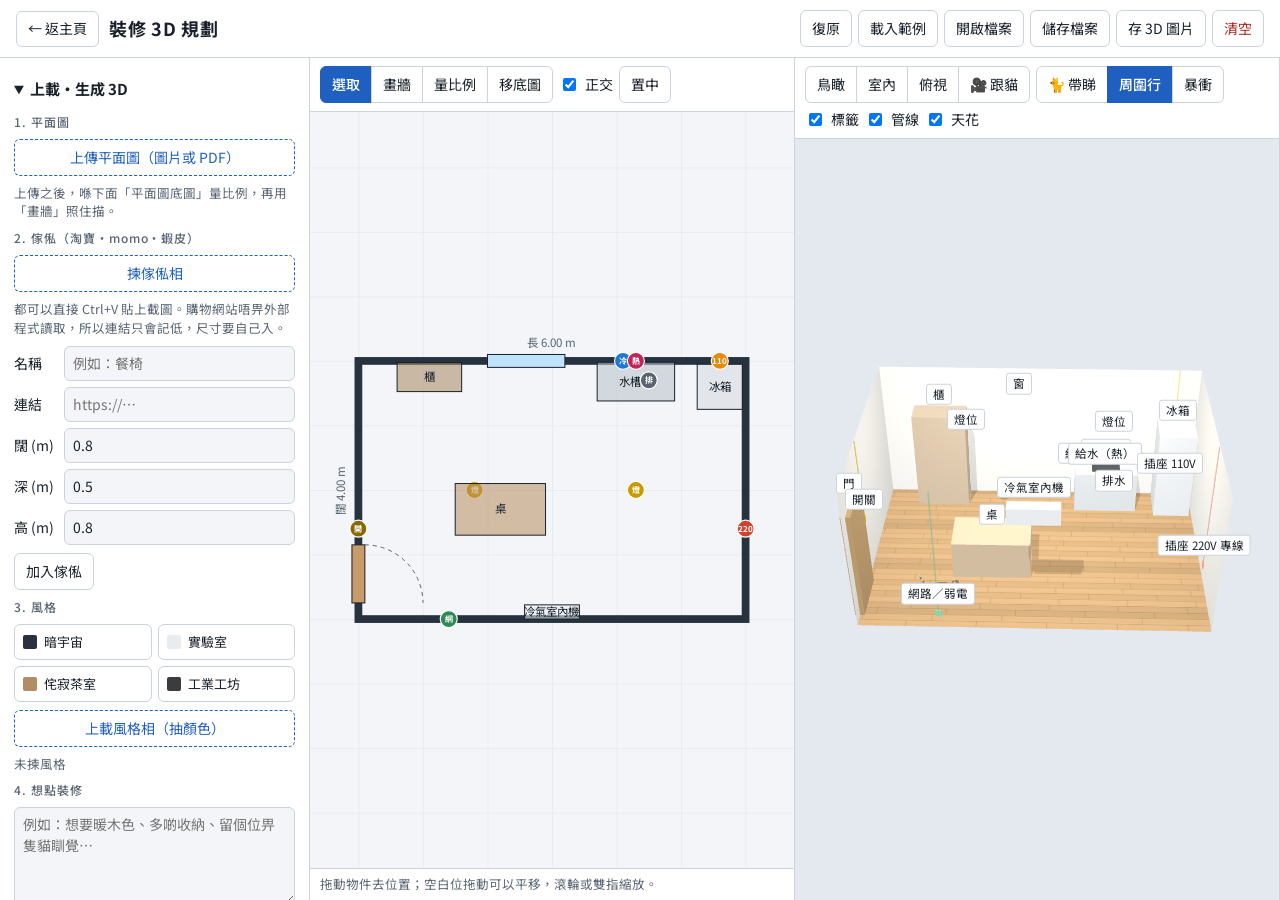
<file: planner/index.html>
<!doctype html>
<html lang="zh-Hant">
<head>
<meta charset="utf-8">
<meta name="viewport" content="width=device-width, initial-scale=1">
<title>裝修 3D 規劃</title>
<link rel="icon" href="../assets/favicon.svg" type="image/svg+xml">
<link rel="stylesheet" href="https://fonts.googleapis.com/css2?family=Noto+Sans+TC:wght@400;500;700&display=swap">
<link rel="stylesheet" href="style.css">
</head>
<body>
<header>
  <div class="title"><a id="to-home" href="../">← 返主頁</a><h1>裝修 3D 規劃</h1></div>
  <div class="acts">
    <button id="b-undo" title="復原上一步">復原</button>
    <button id="b-sample">載入範例</button>
    <button id="b-import">開啟檔案</button>
    <button id="b-export">儲存檔案</button>
    <button id="b-png">存 3D 圖片</button>
    <button id="b-clear" class="warn">清空</button>
    <input type="file" id="f-import" accept=".json,application/json" hidden>
  </div>
</header>

<main>
<aside id="side">
  <section id="sel" hidden>
    <h2 id="sel-title">選取中</h2>
    <div class="grid2" id="sel-fields"></div>
    <div class="row">
      <button id="sel-rot">旋轉 90°</button>
      <button id="sel-dup">複製</button>
      <button id="sel-del" class="warn">刪除</button>
    </div>
  </section>

  <details open id="gen">
    <summary>上載・生成 3D</summary>
    <h3>1. 平面圖</h3>
    <label for="f-bg" class="filebtn">上傳平面圖（圖片或 PDF）</label>
    <p class="tip">上傳之後，喺下面「平面圖底圖」量比例，再用「畫牆」照住描。</p>
    <h3>2. 傢俬（淘寶・momo・蝦皮）</h3>
    <label for="fu-img" class="filebtn">揀傢俬相</label>
    <input type="file" id="fu-img" accept="image/*" hidden>
    <img id="fu-prev" alt="傢俬相預覽" hidden>
    <p class="tip">都可以直接 Ctrl+V 貼上截圖。購物網站唔畀外部程式讀取，所以連結只會記低，尺寸要自己入。</p>
    <div class="grid2">
      <label for="fu-name">名稱</label><input id="fu-name" type="text" maxlength="30" placeholder="例如：餐椅">
      <label for="fu-link">連結</label><input id="fu-link" type="url" placeholder="https://…">
      <label for="fu-w">闊 (m)</label><input id="fu-w" type="number" min="0.05" max="20" step="0.05" value="0.8">
      <label for="fu-d">深 (m)</label><input id="fu-d" type="number" min="0.05" max="20" step="0.05" value="0.5">
      <label for="fu-h">高 (m)</label><input id="fu-h" type="number" min="0.05" max="20" step="0.05" value="0.8">
    </div>
    <button id="fu-add">加入傢俬</button>
    <p class="tip" id="fu-msg" aria-live="polite"></p>
    <h3>3. 風格</h3>
    <div class="pal" id="st-pre"></div>
    <label for="st-img" class="filebtn">上載風格相（抽顏色）</label>
    <input type="file" id="st-img" accept="image/*" hidden>
    <div id="st-cur" class="tip"></div>
    <h3>4. 想點裝修</h3>
    <textarea id="brief" rows="4" maxlength="1000" aria-label="想點裝修" placeholder="例如：想要暖木色、多啲收納、留個位畀隻貓瞓覺…"></textarea>
    <p class="tip">只會存喺你部機。貓帶睇嗰陣會讀返出嚟。</p>
    <button id="b-gen" class="primary">生成 3D・貓帶睇</button>
  </details>

  <details open>
    <summary>空間尺寸</summary>
    <div class="grid2">
      <label for="r-w">長 (m)</label><input id="r-w" type="number" min="1" max="60" step="0.05">
      <label for="r-d">闊 (m)</label><input id="r-d" type="number" min="1" max="60" step="0.05">
      <label for="r-a">面積 (m²)</label><input id="r-a" type="number" min="1" max="3000" step="0.1">
      <label for="r-p">面積 (坪)</label><input id="r-p" type="number" min="0.3" max="900" step="0.1">
      <label for="r-h">樓底高 (m)</label><input id="r-h" type="number" min="2" max="8" step="0.05">
    </div>
    <label class="chk"><input id="r-shell" type="checkbox"> 用矩形外牆（自己描外牆就取消）</label>
    <p class="tip">改面積會按現有長闊比例一齊縮放。</p>
  </details>

  <details open>
    <summary>質感</summary>
    <h3>地板</h3><div class="sw" id="m-floor"></div>
    <h3>牆身</h3><div class="sw" id="m-wall"></div>
    <h3>天花</h3><div class="sw" id="m-ceil"></div>
  </details>

  <details open>
    <summary>水電位</summary>
    <div class="pal" id="pal-util"></div>
    <p class="tip">㩒一下加入，再喺平面圖拖去位置。貼近牆會自動吸附上牆。</p>
    <div class="tw"><table id="sched"><thead><tr><th>項目</th><th>X</th><th>Y</th><th>離地</th></tr></thead><tbody></tbody></table></div>
  </details>

  <details>
    <summary>門窗</summary>
    <div class="pal" id="pal-open"></div>
  </details>

  <details>
    <summary>電器・傢俬</summary>
    <div class="pal" id="pal-furn"></div>
  </details>

  <details>
    <summary>平面圖底圖</summary>
    <label for="f-bg" class="filebtn">上傳平面圖（圖片或 PDF）</label>
    <input type="file" id="f-bg" accept="image/*,application/pdf,.pdf" hidden>
    <ol class="tip">
      <li>上傳之後底圖會墊喺平面下面。</li>
      <li>揀「量比例」，喺圖上㩒兩點，再輸入嗰段嘅實際長度。</li>
      <li>用「移底圖」對準位置，再用「畫牆」照住描。</li>
    </ol>
    <div class="grid2">
      <label for="bg-op">透明度</label><input id="bg-op" type="range" min="0.1" max="1" step="0.05">
    </div>
    <label class="chk"><input id="bg-show" type="checkbox"> 顯示底圖</label>
    <label class="chk"><input id="bg-3d" type="checkbox"> 3D 地面都顯示底圖</label>
    <div class="row"><button id="bg-del" class="warn">移除底圖</button></div>
  </details>
</aside>

<section id="p2d" class="pane">
  <div class="tb">
    <div class="seg" role="group" aria-label="工具">
      <button data-tool="select" aria-pressed="true">選取</button>
      <button data-tool="wall" aria-pressed="false">畫牆</button>
      <button data-tool="cal" aria-pressed="false">量比例</button>
      <button data-tool="bg" aria-pressed="false">移底圖</button>
    </div>
    <label class="chk"><input id="ortho" type="checkbox" checked> 正交</label>
    <button id="b-fit">置中</button>
    <button id="b-wend" hidden>完成畫牆</button>
  </div>
  <form id="calform" class="tb" hidden>
    <label for="cal-m">呢兩點實際距離 (m)</label>
    <input id="cal-m" type="number" min="0.01" step="0.01" required>
    <button type="submit">套用</button>
    <button type="button" id="cal-x">取消</button>
  </form>
  <svg id="plan" aria-label="平面圖編輯區"></svg>
  <div class="hint" id="hint"></div>
</section>

<section id="p3d" class="pane">
  <div class="tb">
    <div class="seg" role="group" aria-label="視角">
      <button data-view="bird">鳥瞰</button>
      <button data-view="in">室內</button>
      <button data-view="top">俯視</button>
      <button id="v-follow" aria-pressed="false">🎥 跟貓</button>
    </div>
    <div class="seg" role="group" aria-label="貓模式">
      <button data-cm="tour" aria-pressed="false">🐈 帶睇</button>
      <button data-cm="wander" aria-pressed="true">周圍行</button>
      <button data-cm="zoom" aria-pressed="false">暴衝</button>
    </div>
    <label class="chk"><input id="o-lab" type="checkbox" checked> 標籤</label>
    <label class="chk"><input id="o-pipe" type="checkbox" checked> 管線</label>
    <label class="chk"><input id="o-ceil" type="checkbox" checked> 天花</label>
  </div>
  <div id="glwrap"><canvas id="gl" aria-label="3D 預覽，可拖動旋轉"></canvas><div id="labels"></div></div>
</section>
</main>

<script src="vendor/three.min.js"></script>
<script src="vendor/OrbitControls.js"></script>
<script src="../assets/cat.js"></script>
<script src="app.js"></script>
</body>
</html>
</file>
<file: planner/style.css>
/* 製圖桌：冷調紙白＋藍圖藍。左欄設定，中間平面，右邊 3D。 */
:root{
  --paper:#F3F5F8; --panel:#FFFFFF; --ink:#18212B; --dim:#586574; --line:#CBD3DC; --grid:#DDE3EA;
  --blue:#1F5FBF; --blue-ink:#FFFFFF; --wall:#27323F; --warn:#B3261E; --sel:#E8890C; --stage:#E4E9EF;
  --sans:'Noto Sans TC','PingFang TC','Microsoft JhengHei',system-ui,sans-serif;
}
@media (prefers-color-scheme:dark){:root{
  color-scheme:dark;
  --paper:#12161C; --panel:#1A2029; --ink:#E7ECF2; --dim:#9BA8B7; --line:#38424F; --grid:#252D38;
  --blue:#6FA8FF; --blue-ink:#0B1420; --wall:#DCE3EA; --warn:#FF8A80; --sel:#FFB454; --stage:#0E1217;
}}
*{box-sizing:border-box}
html,body{height:100%}
body{margin:0;background:var(--paper);color:var(--ink);font:14px/1.5 var(--sans);display:flex;flex-direction:column}
[hidden]{display:none!important}
header{display:flex;flex-wrap:wrap;gap:10px;align-items:center;justify-content:space-between;padding:10px 16px;border-bottom:1px solid var(--line);background:var(--panel)}
h1{margin:0;font-size:18px;font-weight:700;letter-spacing:.04em}
.title{display:flex;align-items:center;gap:10px;min-width:0}
#to-home{display:inline-flex;align-items:center;min-height:36px;padding:6px 11px;border:1px solid var(--line);border-radius:6px;color:var(--ink);text-decoration:none;white-space:nowrap}
#to-home:hover{border-color:var(--blue)}
#to-home:focus-visible{outline:2px solid var(--blue);outline-offset:1px}
.acts,.row,.tb{display:flex;flex-wrap:wrap;gap:6px;align-items:center}
button,.filebtn{font:inherit;color:var(--ink);background:var(--panel);border:1px solid var(--line);border-radius:6px;padding:7px 11px;min-height:36px;cursor:pointer}
button:hover,.filebtn:hover{border-color:var(--blue)}
button:focus-visible,input:focus-visible,summary:focus-visible,.filebtn:focus-visible{outline:2px solid var(--blue);outline-offset:1px}
button[aria-pressed="true"]{background:var(--blue);color:var(--blue-ink);border-color:var(--blue);font-weight:500}
button.warn{color:var(--warn)}
.filebtn{display:block;text-align:center;border-style:dashed;border-color:var(--blue);color:var(--blue)}
main{flex:1;min-height:0;display:grid;grid-template-columns:310px minmax(0,1fr) minmax(0,1fr)}
#side{overflow-y:auto;border-right:1px solid var(--line);background:var(--panel);padding:8px 14px 24px;display:flex;flex-direction:column;gap:4px}
#side details,#sel{border-bottom:1px solid var(--line);padding:8px 0 12px;display:flex;flex-direction:column;gap:8px}
#side details>*:not(summary){margin-top:8px}
summary{cursor:pointer;font-weight:700;font-size:15px;padding:4px 0}
#sel{border:1px solid var(--sel);border-radius:8px;padding:10px 12px}
h2{margin:0;font-size:15px}
h3{margin:0;font-size:12px;font-weight:500;color:var(--dim);letter-spacing:.08em}
.grid2{display:grid;grid-template-columns:auto minmax(0,1fr);gap:6px 10px;align-items:center}
input[type=number],input[type=text],input[type=url],textarea{font:inherit;width:100%;padding:6px 8px;border:1px solid var(--line);border-radius:6px;background:var(--paper);color:var(--ink);font-variant-numeric:tabular-nums}
input[type=range]{width:100%}
textarea{resize:vertical;min-height:72px;line-height:1.5}
textarea:focus-visible{outline:2px solid var(--blue);outline-offset:1px}
button.primary{background:var(--blue);color:var(--blue-ink);border-color:var(--blue);font-weight:700}
#fu-prev{display:block;max-width:100%;max-height:140px;margin-inline:auto;object-fit:contain;border:1px solid var(--line);border-radius:6px;background:#fff}
#st-cur{display:flex;flex-wrap:wrap;gap:6px;align-items:center}
#st-cur img{width:44px;height:44px;object-fit:cover;border-radius:4px;border:1px solid var(--line)}
#st-cur i{display:inline-block;width:20px;height:20px;border-radius:4px;border:1px solid var(--line)}
.sel-photo{grid-column:1/-1;max-width:100%;max-height:120px;object-fit:contain;justify-self:center}
#sel-fields a{color:var(--blue);overflow-wrap:anywhere}
.chk{display:flex;gap:6px;align-items:center;cursor:pointer}
.tip{margin:0;font-size:12.5px;color:var(--dim);padding-left:0}
ol.tip{padding-left:18px}
.sw{display:grid;grid-template-columns:repeat(4,minmax(0,1fr));gap:6px}
.sw button{padding:0;min-height:0;display:flex;flex-direction:column;overflow:hidden;font-size:11.5px;line-height:1.3;text-align:center}
.sw button i{display:block;height:38px;background-size:cover}
.sw button span{padding:3px 2px}
.sw button[aria-pressed="true"]{outline:2px solid var(--blue);outline-offset:1px;background:var(--panel);color:var(--ink)}
.pal{display:grid;grid-template-columns:repeat(2,minmax(0,1fr));gap:6px}
.pal button{display:flex;align-items:center;gap:7px;text-align:left;padding:6px 8px;font-size:13px}
.pal button i{flex:none;width:14px;height:14px;border-radius:50%}
.pal button i.sq{border-radius:2px}
.tw{overflow-x:auto}
table{border-collapse:collapse;width:100%;font-size:12.5px;font-variant-numeric:tabular-nums}
th,td{text-align:right;padding:3px 6px;border-bottom:1px solid var(--line);white-space:nowrap}
th:first-child,td:first-child{text-align:left}
th{color:var(--dim);font-weight:500}
.pane{display:flex;flex-direction:column;min-width:0;min-height:0;border-right:1px solid var(--line)}
.tb{padding:8px 10px;border-bottom:1px solid var(--line);background:var(--panel)}
.seg{display:flex;gap:0}
.seg button{border-radius:0;margin-left:-1px}
.seg button:first-child{border-radius:6px 0 0 6px;margin-left:0}
.seg button:last-child{border-radius:0 6px 6px 0}
#calform input{width:110px}
#plan{flex:1;min-height:0;width:100%;background:var(--paper);touch-action:none;cursor:default;user-select:none}
#plan.t-wall,#plan.t-cal{cursor:crosshair}
#plan.t-bg{cursor:move}
#plan text{font-family:var(--sans);pointer-events:none;user-select:none}
.hint{padding:6px 10px;font-size:12.5px;color:var(--dim);border-top:1px solid var(--line);background:var(--panel);min-height:32px}
#glwrap{position:relative;flex:1;min-height:0;background:var(--stage);overflow:hidden}
#gl{position:absolute;inset:0;width:100%;height:100%;display:block;touch-action:none}
#labels{position:absolute;inset:0;overflow:hidden;pointer-events:none}
.lb{position:absolute;transform:translate(-50%,-100%);padding:1px 6px;border-radius:3px;font-size:11.5px;white-space:nowrap;background:var(--panel);color:var(--ink);border:1px solid var(--line)}
@media (max-width:1000px){
  body{height:auto}
  main{display:flex;flex-direction:column}
  .pane{height:62vh;border-right:0;border-bottom:1px solid var(--line)}
  #side{order:3;border-right:0;overflow:visible}
  #p2d{order:1}#p3d{order:2}
  .lb{font-size:10.5px;padding:0 4px}
}
</file>
